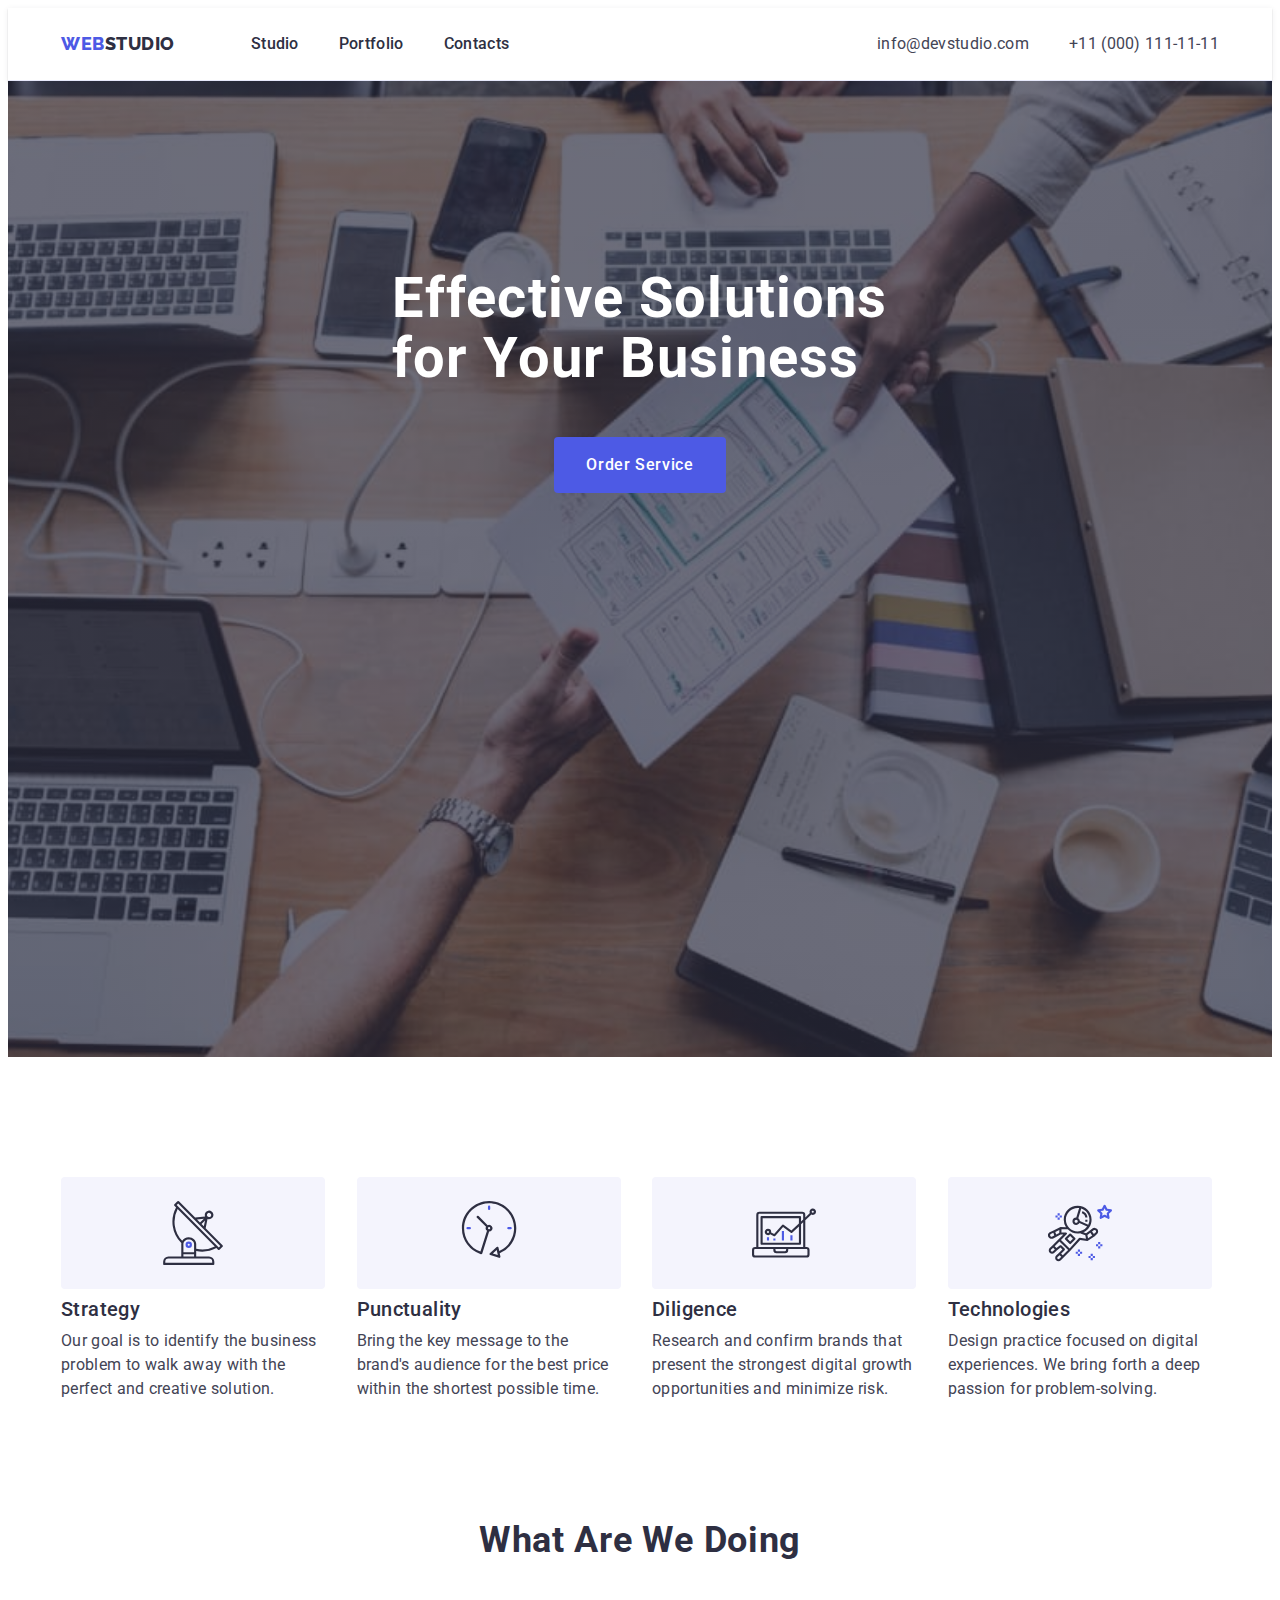
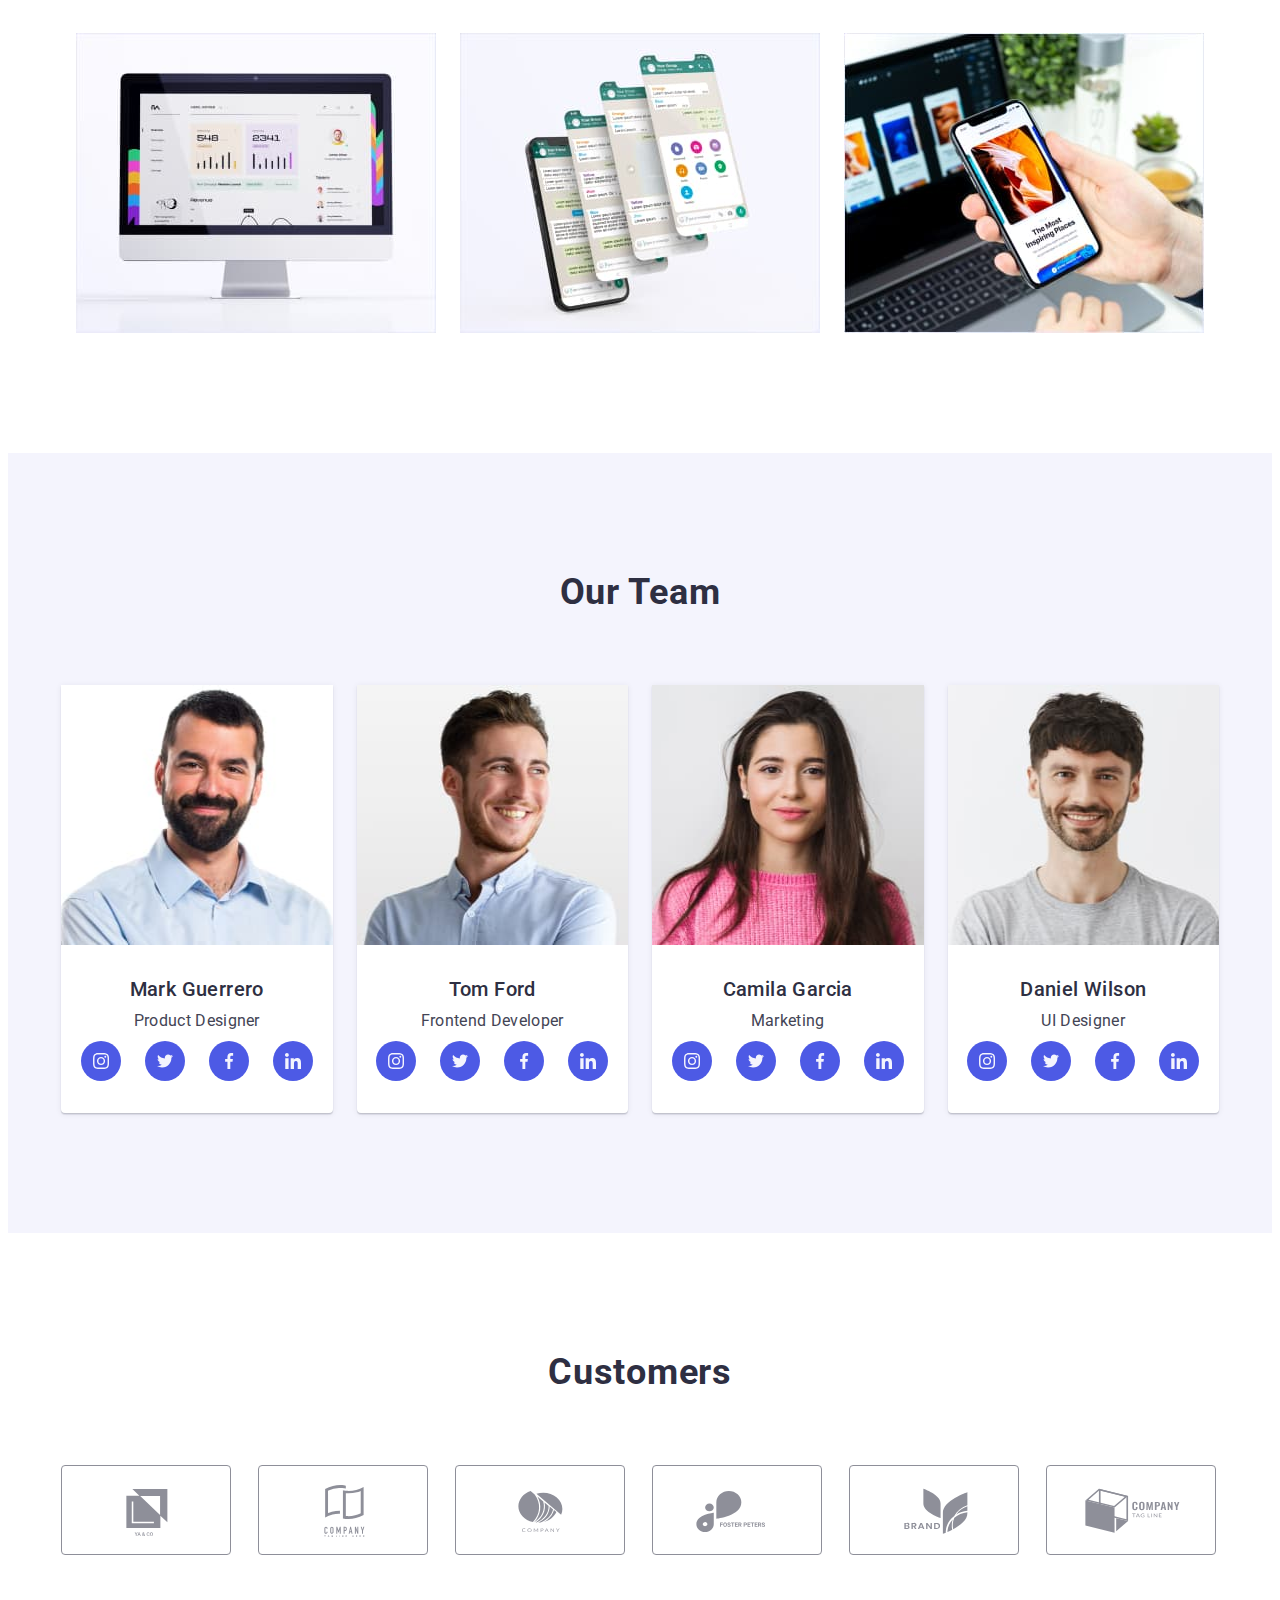
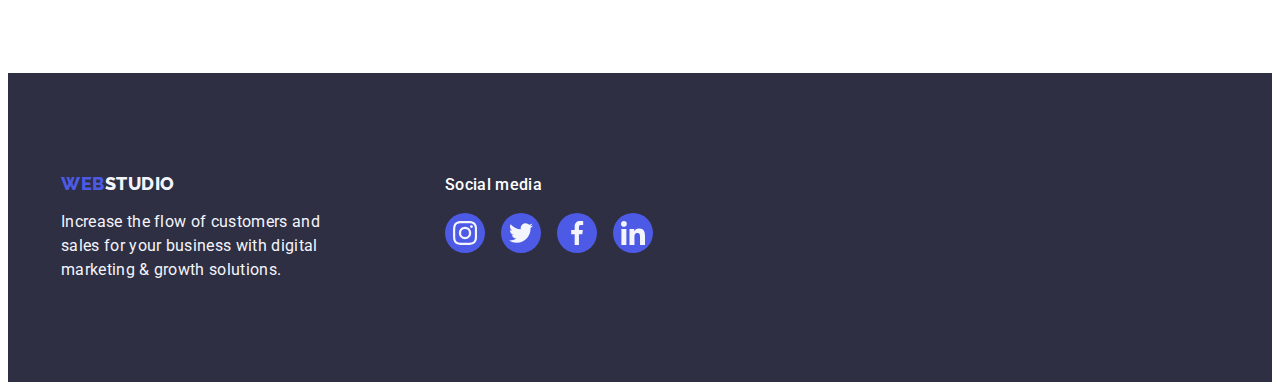
<file: index.html>
<!DOCTYPE html>
<html lang="en">
  <head>
    <meta charset="UTF-8" />
    <meta http-equiv="X-UA-Compatible" content="IE=edge" />
    <meta name="viewport" content="width=device-width, initial-scale=1.0" />
    <title>Document</title>
    <link rel="preconnect" href="https://fonts.googleapis.com" />
    <link rel="preconnect" href="https://fonts.gstatic.com" crossorigin />
    <link
      href="https://fonts.googleapis.com/css2?family=Raleway:wght@800&family=Roboto:wght@400;500;700&display=swap"
      rel="stylesheet"
    />
    <link
      rel="stylesheet"
      href="https://cdnjs.cloudflare.com/ajax/libs/modern-normalize/2.0.0/modern-normalize.min.css"
      integrity="sha512-4xo8blKMVCiXpTaLzQSLSw3KFOVPWhm/TRtuPVc4WG6kUgjH6J03IBuG7JZPkcWMxJ5huwaBpOpnwYElP/m6wg=="
      crossorigin="anonymous"
      referrerpolicy="no-referrer"
    />
    <link rel="stylesheet" href="./css/styles.css" />
  </head>
  <body>
    <!-- header шапка -->
    <header class="section-header">
      <div class="container-header container">
        <nav class="nav-header list">
          <a class="logo link" href="./index.html"
            >Web<span class="logo-link">Studio</span></a
          >
          <ul class="nav-item list">
            <li class="item link">
              <a class="menu-item link" href="./index.html">Studio</a>
            </li>
            <li class="item link">
              <a class="menu-item link link" href="./portfolio.html"
                >Portfolio</a
              >
            </li>
            <li class="item link">
              <a class="menu-item link" href="">Contacts</a>
            </li>
          </ul>
        </nav>
        <address class="addres list">
          <ul class="menu-contacts list">
            <li class="cont">
              <a href="mailto:info@devstudio.com" class="menu-cont link"
                >info@devstudio.com</a
              >
            </li>
            <li class="cont">
              <a href="tel:+110001111111" class="menu-cont link"
                >+11 (000) 111-11-11</a
              >
            </li>
          </ul>
        </address>
      </div>
    </header>
    <main>
      <!-- секція 1 -->
      <section class="section-one">
        <div class="container cont-one">
          <h1 class="title">Effective Solutions for Your Business</h1>
          <button class="btn" type="button">Order Service</button>
        </div>
      </section>
      <!-- секція 2 -->
      <section class="section-two">
        <div class="container">
          <h2 class="visually-hidden">Advantages</h2>
          <ul class="list-two list">
            <li class="list-next">
              <div class="icon-section-two">
                <svg class="icon-two" width="64" height="64">
                  <use href="./images/icons.svg#icon-antenna1"></use>
                </svg>
              </div>
              <h3 class="title-three-index">Strategy</h3>
              <p class="text">
                Our goal is to identify the business problem to walk away with
                the perfect and creative solution.
              </p>
            </li>
            <li class="list-next">
              <div class="icon-section-two">
                <svg class="icon-two" width="64" height="64">
                  <use href="./images/icons.svg#icon-clock"></use>
                </svg>
              </div>
              <h3 class="title-three-index">Punctuality</h3>
              <p class="text">
                Bring the key message to the brand's audience for the best price
                within the shortest possible time.
              </p>
            </li>
            <li class="list-next">
              <div class="icon-section-two">
                <svg class="icon-two" width="64" height="64">
                  <use href="./images/icons.svg#icon-diagram"></use>
                </svg>
              </div>
              <h3 class="title-three-index">Diligence</h3>
              <p class="text">
                Research and confirm brands that present the strongest digital
                growth opportunities and minimize risk.
              </p>
            </li>
            <li class="list-next">
              <div class="icon-section-two">
                <svg class="icon-two" width="64" height="64">
                  <use href="./images/icons.svg#icon-astronaut"></use>
                </svg>
              </div>
              <h3 class="title-three-index">Technologies</h3>
              <p class="text">
                Design practice focused on digital experiences. We bring forth a
                deep passion for problem-solving.
              </p>
            </li>
          </ul>
        </div>
      </section>
      <!-- секція 3 -->
      <section class="section-three">
        <div class="container container-three">
          <h2 class="title-two">What are we doing</h2>
          <ul class="list-img list">
            <li class="img-list">
              <img
                src="./images/cection2/monitor.jpg"
                alt="monitor"
                width="360"
                height="300"
              />
            </li>
            <li class="img-list">
              <img
                src="./images/cection2/telephone.jpg"
                alt="telephone"
                width="360"
                height="300"
              />
            </li>
            <li class="img-list">
              <img
                src="./images/cection2/monitor-telephone.jpg"
                alt="monitor-telephone"
                width="360"
                height="300"
              />
            </li>
          </ul>
        </div>
      </section>
      <!-- секція 4 -->
      <section class="section-four">
        <div class="container cont-four">
          <h2 class="title-two">Our Team</h2>
          <ul class="list-img-four list">
            <li class="section-four-list">
              <img
                src="./images/cection3/mark-guerrero.jpg"
                alt="Product Designer"
                width="264"
                height="260"
              />
              <div class="card-cont">
                <h3 class="title-card">Mark Guerrero</h3>
                <p class="text-card">Product Designer</p>
                <ul class="social-list list">
                  <li class="social-li link">
                    <a href="#" class="social-list-link">
                      <svg class="social" width="16" height="16">
                        <use href="./images/icons.svg#icon-instagram"></use>
                      </svg>
                    </a>
                  </li>
                  <li class="social-li link">
                    <a href="#" class="social-list-link">
                      <svg class="social" width="16" height="16">
                        <use href="./images/icons.svg#icon-twitter"></use>
                      </svg>
                    </a>
                  </li>
                  <li class="social-li link">
                    <a href="#" class="social-list-link">
                      <svg class="social" width="16" height="16">
                        <use href="./images/icons.svg#icon-facebook"></use>
                      </svg>
                    </a>
                  </li>
                  <li class="social-li link">
                    <a href="#" class="social-list-link">
                      <svg class="social" width="16" height="16">
                        <use href="./images/icons.svg#icon-linkedi"></use>
                      </svg>
                    </a>
                  </li>
                </ul>
              </div>
            </li>
            <li class="section-four-list">
              <img
                src="./images/cection3/tom-ford.jpg"
                alt="Frontend Developer"
                width="264"
                height="260"
              />
              <div class="card-cont">
                <h3 class="title-card">Tom Ford</h3>
                <p class="text-card">Frontend Developer</p>
                <ul class="social-list list">
                  <li class="social-li link">
                    <a href="#" class="social-list-link">
                      <svg class="social" width="16" height="16">
                        <use href="./images/icons.svg#icon-instagram"></use>
                      </svg>
                    </a>
                  </li>
                  <li class="social-li link">
                    <a href="#" class="social-list-link">
                      <svg class="social" width="16" height="16">
                        <use href="./images/icons.svg#icon-twitter"></use>
                      </svg>
                    </a>
                  </li>
                  <li class="social-li link">
                    <a href="#" class="social-list-link">
                      <svg class="social" width="16" height="16">
                        <use href="./images/icons.svg#icon-facebook"></use>
                      </svg>
                    </a>
                  </li>
                  <li class="social-li link">
                    <a href="#" class="social-list-link">
                      <svg class="social" width="16" height="16">
                        <use href="./images/icons.svg#icon-linkedi"></use>
                      </svg>
                    </a>
                  </li>
                </ul>
              </div>
            </li>
            <li class="section-four-list">
              <img
                src="./images/cection3/camila-garcia.jpg"
                alt="Marketing"
                width="264"
                height="260"
              />
              <div class="card-cont">
                <h3 class="title-card">Camila Garcia</h3>
                <p class="text-card">Marketing</p>
                <ul class="social-list list">
                  <li class="social-li link">
                    <a href="#" class="social-list-link">
                      <svg class="social" width="16" height="16">
                        <use href="./images/icons.svg#icon-instagram"></use>
                      </svg>
                    </a>
                  </li>
                  <li class="social-li link">
                    <a href="#" class="social-list-link">
                      <svg class="social" width="16" height="16">
                        <use href="./images/icons.svg#icon-twitter"></use>
                      </svg>
                    </a>
                  </li>
                  <li class="social-li link">
                    <a href="#" class="social-list-link">
                      <svg class="social" width="16" height="16">
                        <use href="./images/icons.svg#icon-facebook"></use>
                      </svg>
                    </a>
                  </li>
                  <li class="social-li link">
                    <a href="#" class="social-list-link">
                      <svg class="social" width="16" height="16">
                        <use href="./images/icons.svg#icon-linkedi"></use>
                      </svg>
                    </a>
                  </li>
                </ul>
              </div>
            </li>
            <li class="section-four-list">
              <img
                src="./images/cection3/daniel-wilson.jpg"
                alt="UI Designer"
                width="264"
                height="260"
              />
              <div class="card-cont">
                <h3 class="title-card">Daniel Wilson</h3>
                <p class="text-card">UI Designer</p>
                <ul class="social-list list">
                  <li class="social-li link">
                    <a href="#" class="social-list-link">
                      <svg class="social" width="16" height="16">
                        <use href="./images/icons.svg#icon-instagram"></use>
                      </svg>
                    </a>
                  </li>
                  <li class="social-li link">
                    <a href="#" class="social-list-link">
                      <svg class="social" width="16" height="16">
                        <use href="./images/icons.svg#icon-twitter"></use>
                      </svg>
                    </a>
                  </li>
                  <li class="social-li link">
                    <a href="#" class="social-list-link">
                      <svg class="social" width="16" height="16">
                        <use href="./images/icons.svg#icon-facebook"></use>
                      </svg>
                    </a>
                  </li>
                  <li class="social-li link">
                    <a href="#" class="social-list-link">
                      <svg class="social" width="16" height="16">
                        <use href="./images/icons.svg#icon-linkedi"></use>
                      </svg>
                    </a>
                  </li>
                </ul>
              </div>
            </li>
          </ul>
        </div>
      </section>
      <!--    секція 5    -->
      <section class="section-five">
        <div class="container">
          <h2 class="title-two">Customers</h2>
          <ul class="list-customers list">
            <li class="list-five link">
              <a href="#" class="customer-link">
                <svg class="customer-list-link" width="104" height="56">
                  <use href="./images/icons.svg#icon-Logo1"></use>
                </svg>
              </a>
            </li>
            <li class="list-five link">
              <a href="#" class="customer-link">
                <svg class="customer-list-link" width="104" height="56">
                  <use href="./images/icons.svg#icon-Logo2"></use>
                </svg>
              </a>
            </li>
            <li class="list-five link">
              <a href="#" class="customer-link">
                <svg class="customer-list-link" width="104" height="56">
                  <use href="./images/icons.svg#icon-Logo3"></use>
                </svg>
              </a>
            </li>
            <li class="list-five link">
              <a href="#" class="customer-link">
                <svg class="customer-list-link" width="104" height="56">
                  <use href="./images/icons.svg#icon-Logo4"></use>
                </svg>
              </a>
            </li>
            <li class="list-five link">
              <a href="#" class="customer-link">
                <svg class="customer-list-link" width="104" height="56">
                  <use href="./images/icons.svg#icon-Logo5"></use>
                </svg>
              </a>
            </li>
            <li class="list-five link">
              <a href="#" class="customer-link">
                <svg class="customer-list-link" width="104" height="56">
                  <use href="./images/icons.svg#icon-Logo6"></use>
                </svg>
              </a>
            </li>
          </ul>
        </div>
      </section>
    </main>
    <!-- підвал -->
    <footer class="footer">
      <div class="container container-footer">
        <div class="container-logo">
          <a class="logo logo-footer link" href="./index.html"
            >Web<span class="logo-link-two">Studio</span></a
          >
          <p class="footer-text">
            Increase the flow of customers and sales for your business with
            digital marketing & growth solutions.
          </p>
        </div>
        <div>
          <p class="text-media">Social media</p>
          <ul class="social-list-footer list">
            <li class="social-li-f link">
              <a href="#" class="social-list-link-footer">
                <svg class="social-footer" width="24" height="24">
                  <use href="./images/icons.svg#icon-instagram"></use>
                </svg>
              </a>
            </li>
            <li class="social-li-f link">
              <a href="#" class="social-list-link-footer">
                <svg class="social-footer" width="24" height="24">
                  <use href="./images/icons.svg#icon-twitter"></use>
                </svg>
              </a>
            </li>
            <li class="social-li-f link">
              <a href="#" class="social-list-link-footer">
                <svg class="social-footer" width="24" height="24">
                  <use href="./images/icons.svg#icon-facebook"></use>
                </svg>
              </a>
            </li>
            <li class="social-li-f link">
              <a href="#" class="social-list-link-footer">
                <svg class="social-footer" width="24" height="24">
                  <use href="./images/icons.svg#icon-linkedi"></use>
                </svg>
              </a>
            </li>
          </ul>
        </div>
      </div>
    </footer>
  </body>
</html>
</file>
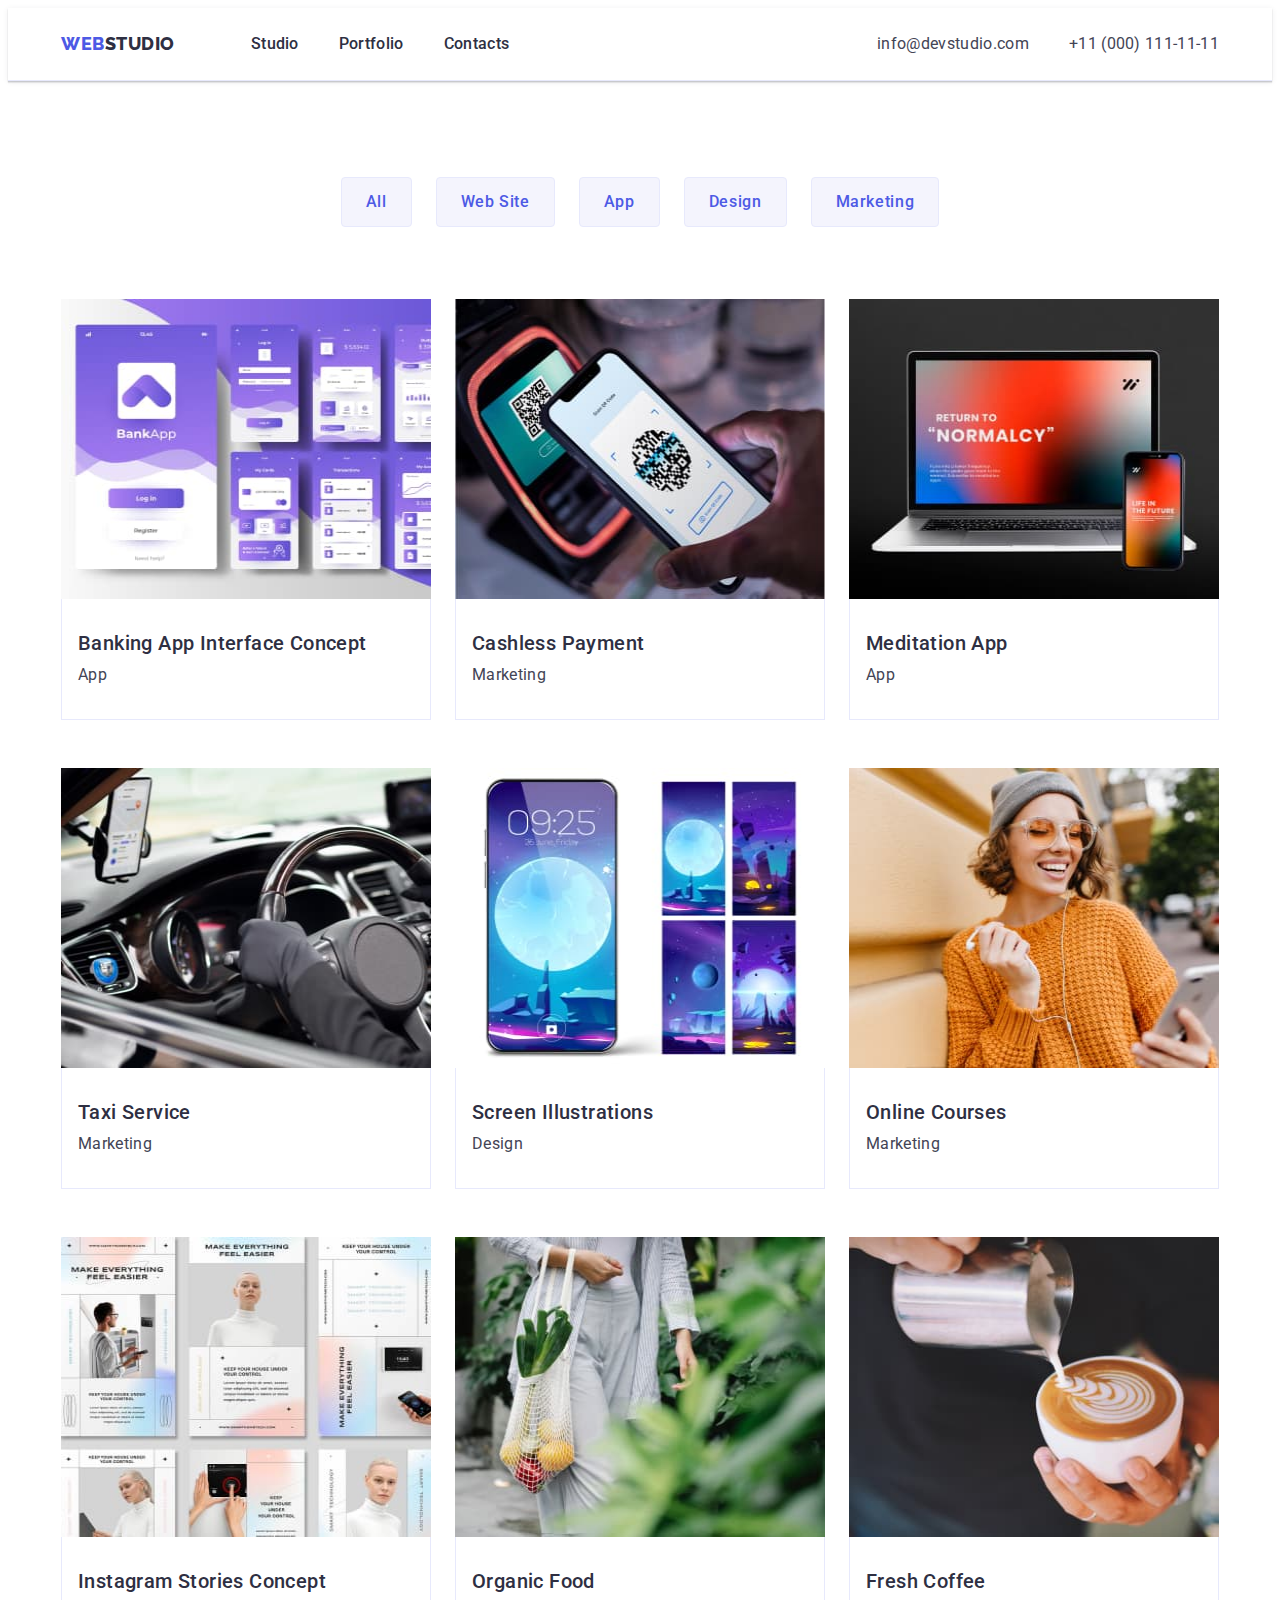
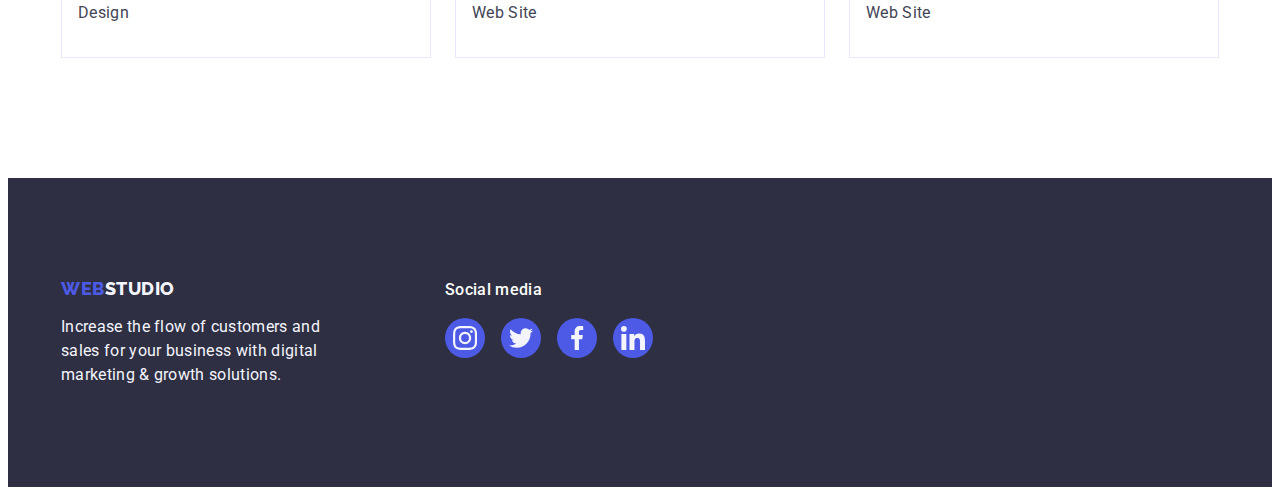
<file: portfolio.html>
<!DOCTYPE html>
<html lang="en">
  <head>
    <meta charset="UTF-8" />
    <meta http-equiv="X-UA-Compatible" content="IE=edge" />
    <meta name="viewport" content="width=device-width, initial-scale=1.0" />
    <title>Document</title>
    <link rel="preconnect" href="https://fonts.googleapis.com" />
    <link rel="preconnect" href="https://fonts.gstatic.com" crossorigin />
    <link
      href="https://fonts.googleapis.com/css2?family=Raleway:wght@800&family=Roboto:wght@400;500;700&display=swap"
      rel="stylesheet"
    />
    <link
      rel="stylesheet"
      href="https://cdnjs.cloudflare.com/ajax/libs/modern-normalize/2.0.0/modern-normalize.min.css"
      integrity="sha512-4xo8blKMVCiXpTaLzQSLSw3KFOVPWhm/TRtuPVc4WG6kUgjH6J03IBuG7JZPkcWMxJ5huwaBpOpnwYElP/m6wg=="
      crossorigin="anonymous"
      referrerpolicy="no-referrer"
    />
    <link rel="stylesheet" href="./css/styles.css" />
  </head>
  <body>
    <!-- шапка header -->
    <header class="section-header">
      <div class="container-header container">
        <nav class="nav-header list">
          <a class="logo link" href="./index.html"
            >Web<span class="logo-link">Studio</span></a
          >
          <ul class="nav-item list">
            <li class="item link">
              <a class="menu-item link" href="./index.html">Studio</a>
            </li>
            <li class="item link">
              <a class="menu-item link link" href="./portfolio.html"
                >Portfolio</a
              >
            </li>
            <li class="item link">
              <a class="menu-item link" href="">Contacts</a>
            </li>
          </ul>
        </nav>
        <address class="addres list">
          <ul class="menu-contacts list">
            <li class="cont">
              <a href="mailto:info@devstudio.com" class="menu-cont link"
                >info@devstudio.com</a
              >
            </li>
            <li class="cont">
              <a href="tel:+110001111111" class="menu-cont link"
                >+11 (000) 111-11-11</a
              >
            </li>
          </ul>
        </address>
      </div>
    </header>
    <!-- main -->
    <main>
      <!-- section 1 button -->
      <section class="section">
        <div class="container">
          <h1 class="visually-hidden">button</h1>
          <ul class="btn-pf list">
            <li class="button-pf list">
              <button class="btn-portfolio list" type="button" name="All">
                All
              </button>
            </li>
            <li class="button-pf list">
              <button class="btn-portfolio list" type="button" name="Web Site">
                Web Site
              </button>
            </li>
            <li class="button-pf list">
              <button class="btn-portfolio list" type="button" name="App">
                App
              </button>
            </li>
            <li class="button-pf list">
              <button class="btn-portfolio list" type="button" name="Design">
                Design
              </button>
            </li>
            <li class="button-pf list">
              <button class="btn-portfolio list" type="button" name="Marketing">
                Marketing
              </button>
            </li>
          </ul>

          <!--    section 1   -->

          <ul class="list-portfolio list">
            <li class="card-set">
              <a class="card-set-link link" href="">
                <img
                  src="./images/section-portfolio2/bankingapp.jpg"
                  alt="Banking App"
                  width="360"
                  height="300"
                />
                <div class="img-card">
                  <h2 class="title-two-pf list">
                    Banking App Interface Concept
                  </h2>
                  <p class="card-text list">App</p>
                </div></a
              >
            </li>
            <li class="card-set">
              <a class="card-set-link link" href="">
                <img
                  src="./images/section-portfolio2/marketingpayment.jpg"
                  alt="Cashless Payment"
                  width="360"
                  height="300"
                />
                <div class="img-card">
                  <h2 class="title-two-pf list">Cashless Payment</h2>
                  <p class="card-text list">Marketing</p>
                </div></a
              >
            </li>
            <li class="card-set">
              <a class="card-set-link link" href="">
                <img
                  src="./images/section-portfolio2/appmeditation.jpg"
                  alt="Meditation App"
                  width="360"
                  height="300"
                />
                <div class="img-card">
                  <h2 class="title-two-pf list">Meditation App</h2>
                  <p class="card-text list">App</p>
                </div></a
              >
            </li>

            <!-- section 3 -->

            <li class="card-set">
              <a class="card-set-link link" href="">
                <img
                  src="./images/section-portfolio3/marketingtaxi.jpg"
                  alt="Taxi Service"
                  width="360"
                  height="300"
                />
                <div class="img-card">
                  <h2 class="title-two-pf list">Taxi Service</h2>
                  <p class="card-text list">Marketing</p>
                </div></a
              >
            </li>
            <li class="card-set">
              <a class="card-set-link link" href="">
                <img
                  src="./images/section-portfolio3/designscreen.jpg"
                  alt="Screen Illustrations"
                  width="360"
                  height="300"
                />
                <div class="img-card">
                  <h2 class="title-two-pf list">Screen Illustrations</h2>
                  <p class="card-text list">Design</p>
                </div></a
              >
            </li>
            <li class="card-set">
              <a class="card-set-link link" href="">
                <img
                  src="./images/section-portfolio3/marketingcourses.jpg"
                  alt="Online Courses"
                  width="360"
                  height="300"
                />
                <div class="img-card">
                  <h2 class="title-two-pf list">Online Courses</h2>
                  <p class="card-text list">Marketing</p>
                </div></a
              >
            </li>

            <!-- section 4 -->

            <li class="card-set">
              <a class="card-set-link link" href="">
                <img
                  src="./images/section-portfolio4/designinstagram.jpg"
                  alt="Instagram Stories Concept"
                  width="360"
                  height="300"
                />
                <div class="img-card">
                  <h2 class="title-two-pf list">Instagram Stories Concept</h2>
                  <p class="card-text list">Design</p>
                </div></a
              >
            </li>
            <li class="card-set">
              <a class="card-set-link link" href="">
                <img
                  src="./images/section-portfolio4/websitefood.jpg"
                  alt="Organic Food"
                  width="360"
                  height="300"
                />
                <div class="img-card">
                  <h2 class="title-two-pf list">Organic Food</h2>
                  <p class="card-text list">Web Site</p>
                </div></a
              >
            </li>
            <li class="card-set">
              <a class="card-set-link link" href="">
                <img
                  src="./images/section-portfolio4/websitecoffee.jpg"
                  alt="Fresh Coffee"
                  width="360"
                  height="300"
                />
                <div class="img-card">
                  <h2 class="title-two-pf list">Fresh Coffee</h2>
                  <p class="card-text list">Web Site</p>
                </div></a
              >
            </li>
          </ul>
        </div>
      </section>
      <!-- підвал -->
    </main>
    <footer class="footer">
      <div class="container container-footer">
        <div class="container-logo">
          <a class="logo logo-footer link" href="./index.html"
            >Web<span class="logo-link-two">Studio</span></a
          >
          <p class="footer-text">
            Increase the flow of customers and sales for your business with
            digital marketing & growth solutions.
          </p>
        </div>
        <div>
          <p class="text-media">Social media</p>
          <ul class="social-list-footer list">
            <li class="social-li-f link">
              <a href="#" class="social-list-link-footer">
                <svg class="social-footer" width="24" height="24">
                  <use href="./images/icons.svg#icon-instagram"></use>
                </svg>
              </a>
            </li>
            <li class="social-li-f link">
              <a href="#" class="social-list-link-footer">
                <svg class="social-footer" width="24" height="24">
                  <use href="./images/icons.svg#icon-twitter"></use>
                </svg>
              </a>
            </li>
            <li class="social-li-f link">
              <a href="#" class="social-list-link-footer">
                <svg class="social-footer" width="24" height="24">
                  <use href="./images/icons.svg#icon-facebook"></use>
                </svg>
              </a>
            </li>
            <li class="social-li-f link">
              <a href="#" class="social-list-link-footer">
                <svg class="social-footer" width="24" height="24">
                  <use href="./images/icons.svg#icon-linkedi"></use>
                </svg>
              </a>
            </li>
          </ul>
        </div>
      </div>
    </footer>
  </body>
</html>
</file>
<file: css/styles.css>
:root {
  --primary-font: 'Roboto', sans-serif;
  --font-weight: 400;
  --letter-spacing: 0.02em;
  --primary-color: #434455;
}

.link,
.list {
  list-style: none;
  text-decoration: none;
}

/*======= body ======*/
body {
  background-color: #ffffff;
  font-family: 'Roboto', sans-serif;
  font-weight: 400;
  letter-spacing: 0.02em;
  color: #434455;
}

/*====== logo =======*/

.logo {
  font-family: 'Raleway', sans-serif;
  font-weight: 800;
  font-size: 18px;
  line-height: 1.17;
  letter-spacing: 0.03em;
  text-transform: uppercase;
  color: #4d5ae5;
  display: flex;
  justify-content: flex-start;
  margin: 0;
  margin-right: 76px;

}

.logo-link {
  font-family: 'Raleway';
  font-weight: 800;
  font-size: 18px;
  line-height: 1.17;

  letter-spacing: 0.03em;
  text-transform: uppercase;

  color: #2e2f42;
}

.menu-item:hover,
.menu-item:focus {
  color: #404bbf;
}

.menu-cont:hover,
.menu-cont:focus {
  color: #404bbf;
}



/*=========== buttons ======*/

.btn-portfolio:hover,
.btn-portfolio:focus {
  background: #404bbf;
  color: white;
  border: 1px solid transparent;
  box-shadow: 0px 3px 1px rgba(0, 0, 0, 0.1), 0px 2px 1px rgba(0, 0, 0, 0.08), 0px 2px 2px rgba(0, 0, 0, 0.12);
}


.btn-portfolio {
  font-family: var(--primary-font);
  font-weight: 500;
  font-size: 16px;
  line-height: 1.5;
  text-align: center;
  letter-spacing: 0.04em;
  color: #4d5ae5;
  background-color: #f4f4fd;
  cursor: pointer;
  padding: 12px 24px;
  border: 1px solid #e7e9fc;
  border-radius: 4px;
}

/*=====/buttons====*/

/*======header-nav====*/
.section-header {
  border-bottom: 1px solid #e7e9fc;
  box-shadow: 0px 2px 1px rgba(46, 47, 66, 0.08), 0px 1px 1px rgba(46, 47, 66, 0.16), 0px 1px 6px rgba(46, 47, 66, 0.08);
  ;
}

.container-header {
  display: flex;

}

.nav-header {
  display: flex;
  align-items: center;

}

.menu-item {
  font-family: var(--primary-font);
  font-weight: 500;
  font-size: 16px;
  line-height: 1.5;
  letter-spacing: var(--letter-spacing);
  color: #2e2f42;
  padding: 24px 0;
}

.nav-item {
  display: flex;
  padding: 0;
  gap: 40px;
}

.addres {
  font-style: normal;
  margin-left: auto;

}

.menu-contacts {
  display: flex;
  gap: 40px;
}

.menu-cont {
  font-family: var(--primary-font);
  font-weight: var(--font-weight);
  font-size: 16px;
  line-height: 1.5;
  letter-spacing: var(--letter-spacing);
  color: var(--primary-color);
  padding: 24px 0;
}

img {
  display: block;
  width: 100%;

}

/*====== section 1====*/
.section-one {
  background-color: #2e2f42;
  margin: 0;
  padding: 188px 0;
  max-width: 1440px;
  height: 600px;
  margin-left: auto;
  margin-right: auto;
  background-image: linear-gradient(rgba(46, 47, 66, 0.7), rgba(46, 47, 66, 0.7)), url(../images/homework4/hero-img.jpg);
  background-repeat: no-repeat;
  background-position: center;
  background-size: cover;

}


.title {
  font-family: var(--primary-font);
  font-weight: 700;
  font-size: 56px;
  line-height: 1.07;
  display: block;
  letter-spacing: var(--letter-spacing);
  margin: auto;
  margin-bottom: 48px;
  color: #ffffff;
  max-width: 496px;
  padding: 0;

}

.btn:hover,
.btn:focus {
  background: #404bbf;
  color: white;
}

.btn {
  font-family: var(--primary-font);
  font-weight: 500;
  font-size: 16px;
  line-height: 1.5;
  letter-spacing: 0.04em;
  background: #4d5ae5;
  color: white;
  cursor: pointer;
  padding: 16px 32px;
  border-radius: 4px;
  display: block;
  min-width: 169px;
  height: 56px;
  border: none;
  justify-content: center;
  margin: auto;
}



/*====== section 2 ======*/
.section-two {
  padding: 120px 0;
}

.visually-hidden {
  position: absolute;
  width: 1px;
  height: 1px;
  margin: -1px;
  border: 0;
  padding: 0;
  white-space: nowrap;
  clip-path: inset(100%);
  clip: rect(0 0 0 0);
  overflow: hidden;
}

.list-two {
  display: flex;

  padding: 0;
  gap: 24px;
}


.list-next {
  width: calc((100% - 72px) / 4);

}

.title-three-index {
  font-family: var(--primary-font);
  font-weight: 500;
  font-size: 20px;
  line-height: 1.2;
  letter-spacing: var(--letter-spacing);
  color: #2e2f42;
  text-align: left;
  margin-bottom: 8px;
}

.text {
  font-family: var(--primary-font);
  font-weight: var(--font-weight);
  font-size: 16px;
  line-height: 1.5;
  letter-spacing: var(--letter-spacing);
  color: var(--primary-color);
  text-align: left;
  width: 264px;
}

.icon-section-two {

  background: #F4F4FD;
  border-radius: 4px;
  width: 264px;
  height: 112px;
  margin-bottom: 8px;
  display: flex;
  justify-content: center;
  align-items: center;
}


/*===== section 3 =====*/

.section-three {
  padding-bottom: 120px;
}

.container-three {
  flex-direction: column;
}

.list-img {
  display: flex;
  justify-content: center;
  padding: 0;
  gap: 24px;
}

.title-two {
  font-family: var(--primary-font);
  font-weight: 700;
  font-size: 36px;
  line-height: 1.11;

  letter-spacing: var(--letter-spacing);
  text-transform: capitalize;
  color: #2e2f42;
  text-align: center;
  margin-bottom: 72px;

}

/*====== section 4 =====*/
.cont-four {
  flex-direction: column;
}


.list-img-four {
  display: flex;
  text-align: center;
  gap: 24px;

}

.section-four {
  background-color: #f4f4fd;
  padding: 120px 0;
}

.section-four-list {
  width: calc((100% - 72px) / 4);
  background-color: #ffffff;
  border-radius: 0px 0px 4px 4px;
  box-shadow: 0px 1px 6px rgba(46, 47, 66, 0.08), 0px 1px 1px rgba(46, 47, 66, 0.16), 0px 2px 1px rgba(46, 47, 66, 0.08);
}

.card-cont {
  padding: 32px 16px;
}

.title-card {
  font-family: var(--primary-font);
  font-weight: 500;
  font-size: 20px;
  line-height: 1.2;
  letter-spacing: var(--letter-spacing);
  color: #2e2f42;
  margin-bottom: 8px
}

.text-card {
  font-family: var(--primary-font);
  font-weight: var(--font-weight);
  font-size: 16px;
  line-height: 1.5;
  letter-spacing: var(--letter-spacing);
  color: var(--primary-color);
  text-align: center;
  margin-bottom: 8px;
}

.social-list {
  display: flex;
  justify-content: center;
  gap: 24px;
}

.social-li {
  width: 40px;
  height: 40px;
}

.social-list-link {
  width: 100%;
  height: 100%;
  border-radius: 50%;
  background-color: #4D5AE5;
  display: flex;
  justify-content: center;
  align-items: center;

}

.social-list-link:hover,
.social-list-link:focus {
  background-color: #404BBF;
}

.social {

  fill: #F4F4FD;
}

/* ====section 5 ===== */
.section-five {
  margin: 0;
  padding: 120px 0;
}

.list-customers {
  display: flex;
  gap: 24px;
}

.list-five {
  width: calc((100% - 120px) / 6);
  height: 88px;
}

.customer-link {
  display: flex;
  justify-content: center;
  align-items: center;
  width: 168px;
  height: 88px;
  border: 1px solid #8E8F99;
  border-radius: 4px;
  color: #8E8F99;

}

.customer-list-link {
  fill: currentColor;
}

.customer-link:hover,
.customer-link:focus {
  border-color: #404BBF;
  fill: #404BBF;
  color: #404BBF;
}



/*=======footer======*/

.footer {
  padding: 100px 0;
  border: 1px;
  background-color: #2e2f42;
}

.container-footer {
  display: flex;
  align-items: baseline;
}

.container-logo {
  margin-right: 120px;
}

.logo-footer {
  display: inline-block;
  margin-bottom: 16px;
}

.logo-link-two {
  font-family: 'Raleway';
  font-weight: 800;
  font-size: 18px;
  line-height: 1.17;
  letter-spacing: 0.03em;
  text-transform: uppercase;
  color: #f4f4fd;
}

.footer-text {
  font-family: var(--primary-font);
  font-weight: var(--font-weight);
  font-size: 16px;
  line-height: 1.5;
  letter-spacing: var(--letter-spacing);
  color: #f4f4fd;
  width: 264px;
  text-align: left;
}

.title-footer {
  font-family: 'Roboto';
  font-weight: 500;
  font-size: 16px;
  line-height: 24px;

  letter-spacing: 0.02em;

  color: #FFFFFF;
  display: inline-block;
  margin-top: 100px;
  margin-bottom: 16px;

}

.text-media {
  font-family: 'Roboto';
  font-style: normal;
  font-weight: 500;
  font-size: 16px;
  line-height: 24px;

  letter-spacing: 0.02em;

  color: #FFFFFF;
  margin-bottom: 16px;
}

.social-list-footer {
  display: flex;
  gap: 16px;
}

.social-li-f {
  width: 40px;
  height: 40px;
}

.social-list-link-footer {
  display: flex;
  width: 100%;
  height: 100%;
  border-radius: 50%;
  background-color: #4D5AE5;
  align-items: center;
  justify-content: center;
}

.social-list-link-footer:hover,
.social-list-link-footer:focus {
  background-color: #31D0AA;
}

.social-footer {

  fill: #F4F4FD;
}


/*======= portfolio====*/



.btn-pf {
  display: flex;
  justify-content: center;
  margin-top: 96px;
  margin-bottom: 72px;
  margin-top: 0;
}


.button-pf:not(:last-child) {
  margin-right: 24px;
}

.title-two-pf {
  font-family: var(--primary-font);
  font-weight: 500;
  font-size: 20px;
  line-height: 1.2;
  letter-spacing: var(--letter-spacing);
  color: #2e2f42;
  text-align: left;
  margin-bottom: 8px;
}

.card-text {
  font-family: var(--primary-font);
  font-weight: var(--font-weight);
  font-size: 16px;
  line-height: 1.5;
  letter-spacing: var(--letter-spacing);
  color: var(--primary-color);


  text-align: left;
}


.list-portfolio {

  display: flex;
  flex-wrap: wrap;

  column-gap: 24px;
  row-gap: 48px;
  padding: 0;

}

.card-set {
  width: calc((100% - 48px) / 3);
}

.card-set-link:hover {
 box-shadow: 0px 1px 6px rgba(46, 47, 66, 0.08), 0px 1px 1px rgba(46, 47, 66, 0.16), 0px 2px 1px rgba(46, 47, 66, 0.08);
}
.card-set-link:focus {
  border: 1px solid #F4F4FD;
  box-shadow: 0px 1px 6px rgba(46, 47, 66, 0.08), 0px 1px 1px rgba(46, 47, 66, 0.16), 0px 2px 1px rgba(46, 47, 66, 0.08);
}

.img-card {
  padding: 32px 16px;
  border: 1px solid #e7e9fc;
  border-top: none;

}

/*=====bloc-flex====*/



.section {

  padding-top: 96px;
  padding-bottom: 120px;

}

.container {
  width: 1158px;
  margin: 0 auto;
  padding-left: 15px;
  padding-right: 15px;

}

a {
  display: block;
}

ul,
p {
  margin: 0;
  padding: 0;
}

h1,
h2,
h3 {
  margin: 0;
}
</file>
